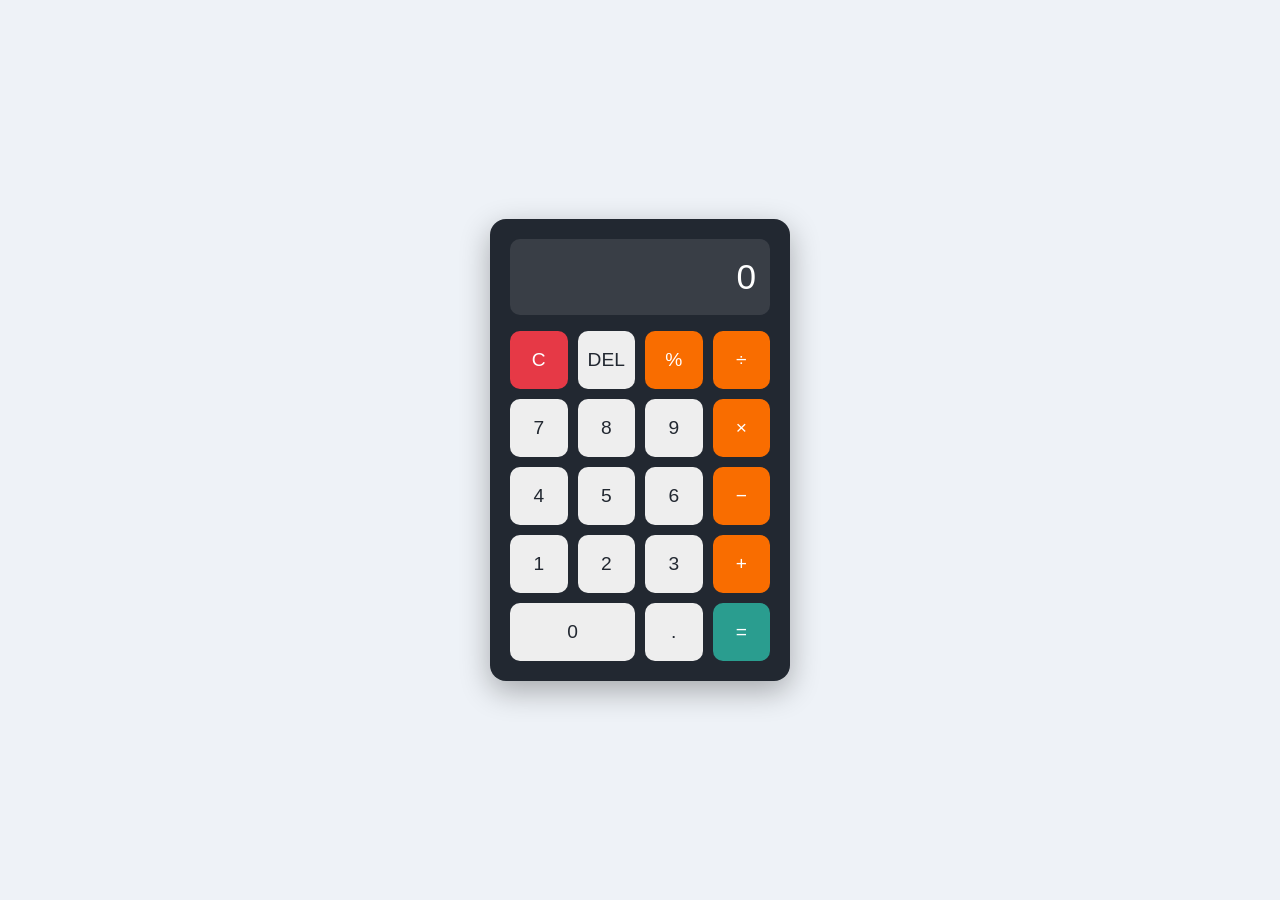
<file: day-006-html-css-calculator/index.html>
<!DOCTYPE html>
<html lang="en">
<head>
  <meta charset="UTF-8">
  <meta name="viewport" content="width=device-width, initial-scale=1.0">
  <title>Simple Calculator</title>
  <link rel="stylesheet" href="style.css">
</head>
<body>
  <main class="calculator">
    <div class="display">0</div>

    <div class="keys">
      <button class="key clear">C</button>
      <button class="key">DEL</button>
      <button class="key operator">%</button>
      <button class="key operator">&divide;</button>

      <button class="key">7</button>
      <button class="key">8</button>
      <button class="key">9</button>
      <button class="key operator">&times;</button>

      <button class="key">4</button>
      <button class="key">5</button>
      <button class="key">6</button>
      <button class="key operator">&minus;</button>

      <button class="key">1</button>
      <button class="key">2</button>
      <button class="key">3</button>
      <button class="key operator">+</button>

      <button class="key zero">0</button>
      <button class="key">.</button>
      <button class="key equals">=</button>
    </div>
  </main>
</body>
</html>
</file>
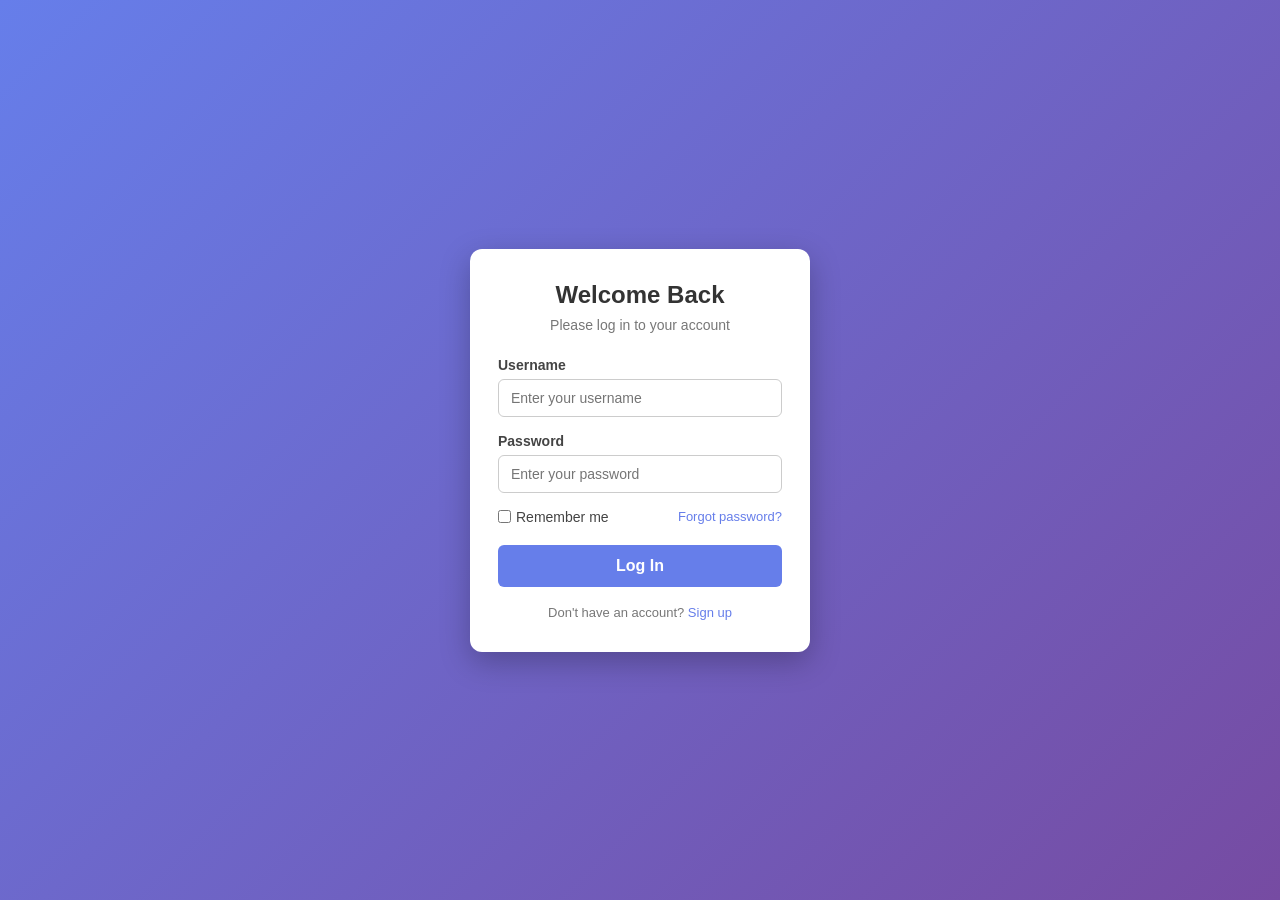
<file: day-009-html-css-login-form/index.html>
<!DOCTYPE html>
<html lang="en">
<head>
    <meta charset="UTF-8">
    <meta name="viewport" content="width=device-width, initial-scale=1.0">
    <title>Login Form</title>
    <link rel="stylesheet" href="style.css">
</head>
<body>
    <div class="login-card">
        <h1>Welcome Back</h1>
        <p class="subtitle">Please log in to your account</p>

        <form action="#" method="post">
            <label for="username">Username</label>
            <input type="text" id="username" name="username"
                   placeholder="Enter your username" required>

            <label for="password">Password</label>
            <input type="password" id="password" name="password"
                   placeholder="Enter your password" required>

            <div class="row">
                <label class="remember">
                    <input type="checkbox" name="remember"> Remember me
                </label>
                <a href="#">Forgot password?</a>
            </div>

            <button type="submit">Log In</button>
        </form>

        <p class="signup">Don't have an account? <a href="#">Sign up</a></p>
    </div>
</body>
</html>
</file>
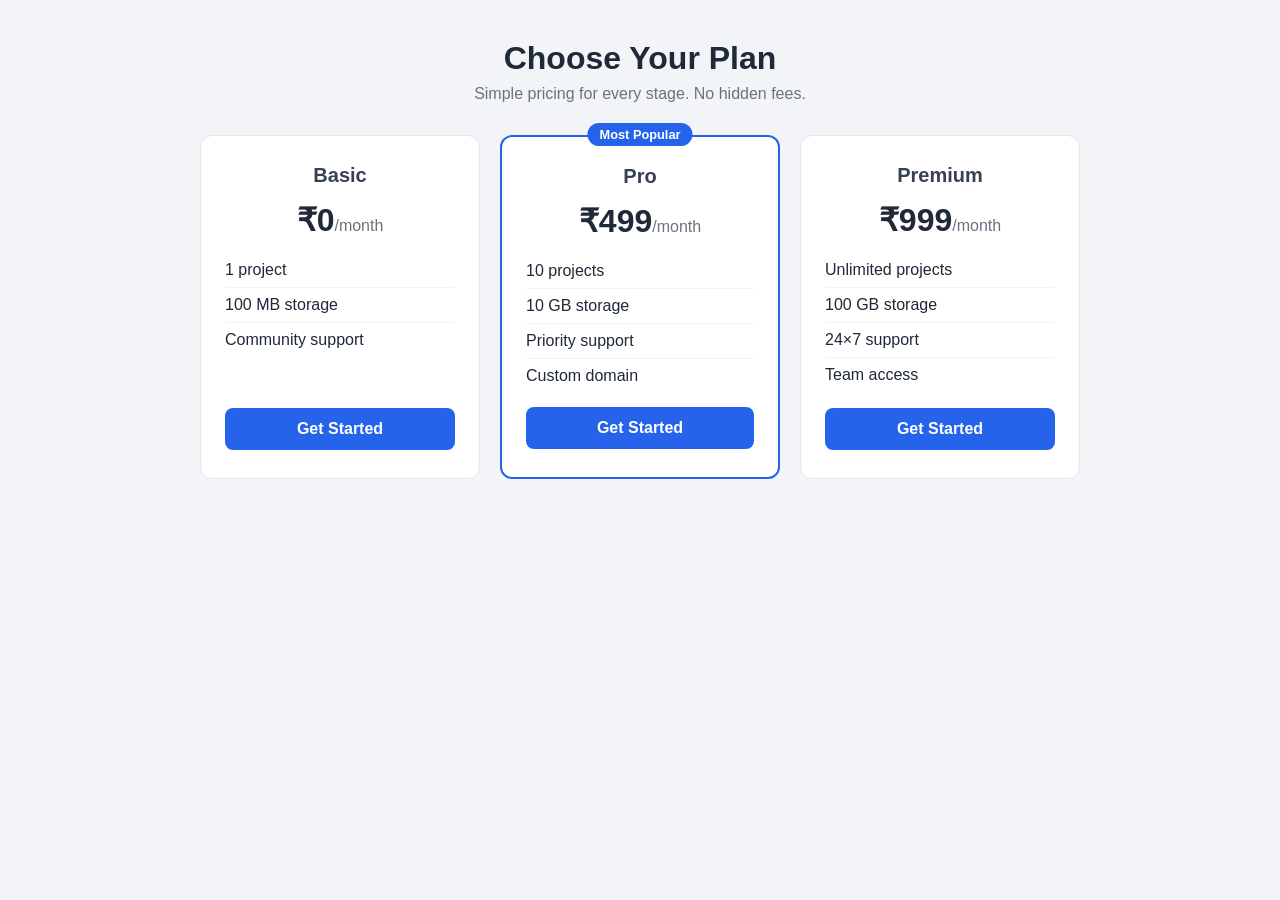
<file: day-012-html-css-pricing-table/index.html>
<!DOCTYPE html>
<html lang="en">
<head>
  <meta charset="UTF-8">
  <meta name="viewport" content="width=device-width, initial-scale=1.0">
  <title>Pricing Plans</title>
  <link rel="stylesheet" href="style.css">
</head>
<body>
  <main class="pricing">
    <h1>Choose Your Plan</h1>
    <p class="subtitle">Simple pricing for every stage. No hidden fees.</p>

    <div class="plans">
      <!-- Basic plan -->
      <section class="plan">
        <h2>Basic</h2>
        <p class="price">&#8377;0<span>/month</span></p>
        <ul>
          <li>1 project</li>
          <li>100 MB storage</li>
          <li>Community support</li>
        </ul>
        <a href="#" class="btn">Get Started</a>
      </section>

      <!-- Pro plan (highlighted) -->
      <section class="plan featured">
        <p class="badge">Most Popular</p>
        <h2>Pro</h2>
        <p class="price">&#8377;499<span>/month</span></p>
        <ul>
          <li>10 projects</li>
          <li>10 GB storage</li>
          <li>Priority support</li>
          <li>Custom domain</li>
        </ul>
        <a href="#" class="btn">Get Started</a>
      </section>

      <!-- Premium plan -->
      <section class="plan">
        <h2>Premium</h2>
        <p class="price">&#8377;999<span>/month</span></p>
        <ul>
          <li>Unlimited projects</li>
          <li>100 GB storage</li>
          <li>24&#215;7 support</li>
          <li>Team access</li>
        </ul>
        <a href="#" class="btn">Get Started</a>
      </section>
    </div>
  </main>
</body>
</html>
</file>
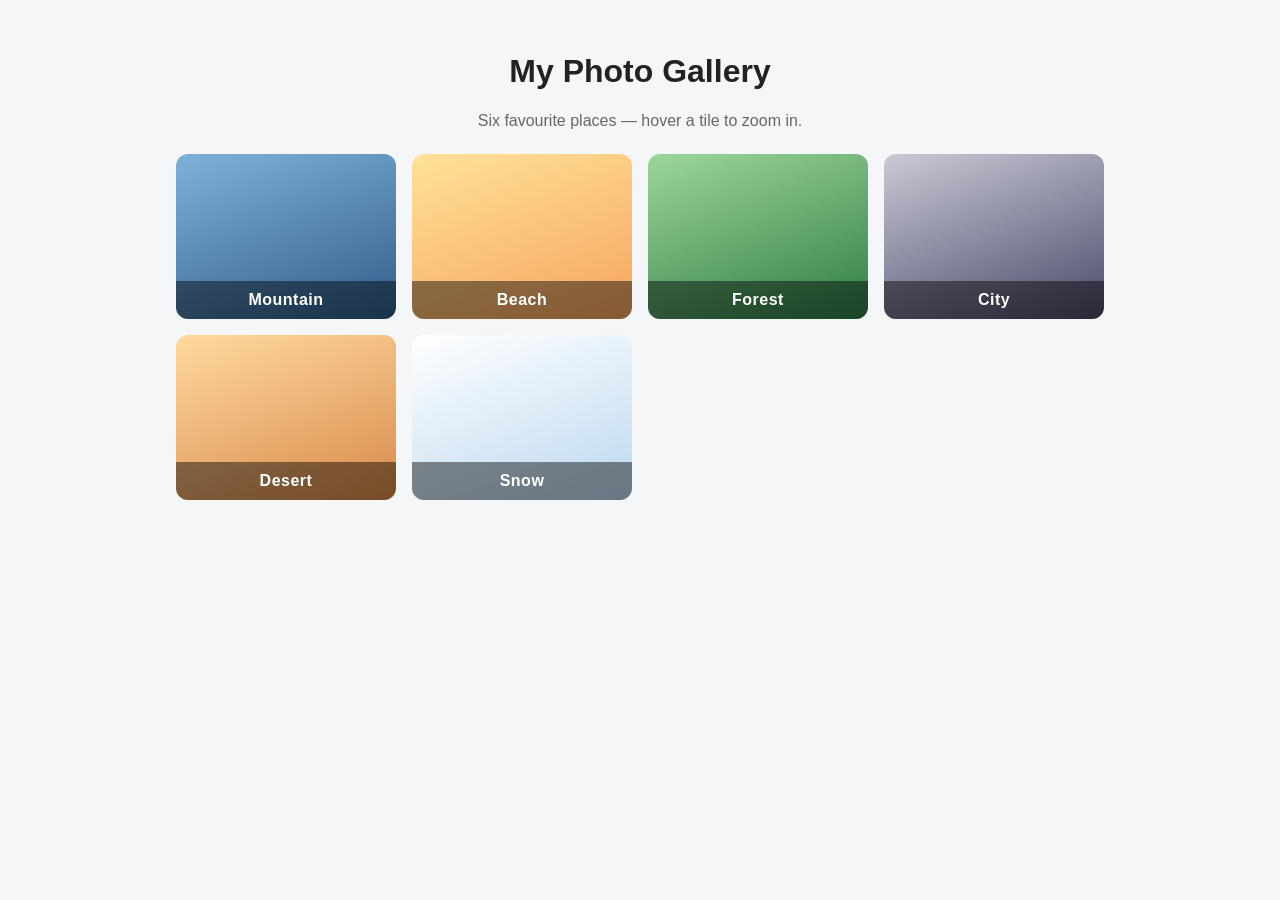
<file: day-015-html-css-photo-gallery/index.html>
<!DOCTYPE html>
<html lang="en">
<head>
  <meta charset="UTF-8">
  <meta name="viewport" content="width=device-width, initial-scale=1.0">
  <title>Photo Gallery</title>
  <link rel="stylesheet" href="style.css">
</head>
<body>
  <main class="gallery-page">
    <h1>My Photo Gallery</h1>
    <p class="subtitle">Six favourite places — hover a tile to zoom in.</p>

    <div class="gallery">
      <!-- Each tile is a CSS gradient placeholder with a caption,
           so the page works fully offline with no image files. -->
      <figure class="tile mountain">
        <figcaption>Mountain</figcaption>
      </figure>

      <figure class="tile beach">
        <figcaption>Beach</figcaption>
      </figure>

      <figure class="tile forest">
        <figcaption>Forest</figcaption>
      </figure>

      <figure class="tile city">
        <figcaption>City</figcaption>
      </figure>

      <figure class="tile desert">
        <figcaption>Desert</figcaption>
      </figure>

      <figure class="tile snow">
        <figcaption>Snow</figcaption>
      </figure>
    </div>
  </main>
</body>
</html>
</file>
<file: day-006-html-css-calculator/style.css>
/* Simple Calculator UI — a static front-end layout.
   The buttons are styled and positioned with CSS Grid;
   there is no JavaScript yet, so the keys do not calculate.
   (Adding the logic with JS would be a natural next step.) */

* {
  box-sizing: border-box;
  margin: 0;
  padding: 0;
}

body {
  min-height: 100vh;
  display: flex;
  align-items: center;
  justify-content: center;
  background: #eef2f7;
  font-family: Arial, Helvetica, sans-serif;
}

.calculator {
  width: 300px;
  background: #222831;
  border-radius: 16px;
  padding: 20px;
  box-shadow: 0 10px 30px rgba(0, 0, 0, 0.3);
}

/* The result display at the top. */
.display {
  background: #393e46;
  color: #ffffff;
  font-size: 2.2rem;
  text-align: right;
  padding: 18px 14px;
  border-radius: 10px;
  margin-bottom: 16px;
  overflow: hidden;
}

/* 4-column grid for the keypad. */
.keys {
  display: grid;
  grid-template-columns: repeat(4, 1fr);
  gap: 10px;
}

.key {
  border: none;
  border-radius: 10px;
  padding: 18px 0;
  font-size: 1.2rem;
  background: #eeeeee;
  color: #222831;
  cursor: pointer;
  transition: transform 0.08s ease, background 0.15s ease;
}

/* A small press effect when a key is clicked. */
.key:hover {
  background: #d6d6d6;
}

.key:active {
  transform: scale(0.94);
}

/* Operators stand out in orange. */
.operator {
  background: #f96d00;
  color: #ffffff;
}

.operator:hover {
  background: #e06200;
}

/* The clear key is red, the equals key is green. */
.clear {
  background: #e63946;
  color: #ffffff;
}

.clear:hover {
  background: #c92f3d;
}

.equals {
  background: #2a9d8f;
  color: #ffffff;
}

.equals:hover {
  background: #24897e;
}

/* The 0 key spans two columns, like on a real calculator. */
.zero {
  grid-column: span 2;
}
</file>
<file: day-009-html-css-login-form/style.css>
/* Login Form — styles */

* {
    margin: 0;
    padding: 0;
    box-sizing: border-box;
    font-family: Arial, Helvetica, sans-serif;
}

body {
    min-height: 100vh;
    display: flex;
    justify-content: center;
    align-items: center;
    background: linear-gradient(135deg, #667eea, #764ba2);
}

.login-card {
    background: #ffffff;
    width: 340px;
    padding: 32px 28px;
    border-radius: 12px;
    box-shadow: 0 10px 30px rgba(0, 0, 0, 0.25);
}

.login-card h1 {
    font-size: 24px;
    color: #333333;
    text-align: center;
}

.subtitle {
    font-size: 14px;
    color: #777777;
    text-align: center;
    margin: 8px 0 24px;
}

form label {
    display: block;
    font-size: 14px;
    font-weight: bold;
    color: #444444;
    margin-bottom: 6px;
}

form input[type="text"],
form input[type="password"] {
    width: 100%;
    padding: 10px 12px;
    margin-bottom: 16px;
    border: 1px solid #cccccc;
    border-radius: 6px;
    font-size: 14px;
}

form input[type="text"]:focus,
form input[type="password"]:focus {
    outline: none;
    border-color: #667eea;
    box-shadow: 0 0 0 2px rgba(102, 126, 234, 0.25);
}

.row {
    display: flex;
    justify-content: space-between;
    align-items: center;
    margin-bottom: 20px;
    font-size: 13px;
}

.remember {
    display: flex;
    align-items: center;
    gap: 5px;
    font-weight: normal;
    margin-bottom: 0;
}

.row a,
.signup a {
    color: #667eea;
    text-decoration: none;
}

.row a:hover,
.signup a:hover {
    text-decoration: underline;
}

button {
    width: 100%;
    padding: 12px;
    border: none;
    border-radius: 6px;
    background: #667eea;
    color: #ffffff;
    font-size: 16px;
    font-weight: bold;
    cursor: pointer;
}

button:hover {
    background: #5568d3;
}

.signup {
    margin-top: 18px;
    font-size: 13px;
    color: #777777;
    text-align: center;
}
</file>
<file: day-012-html-css-pricing-table/style.css>
/* Pricing Table — pure CSS layout, no JavaScript */

* {
  box-sizing: border-box;
  margin: 0;
  padding: 0;
}

body {
  font-family: Arial, Helvetica, sans-serif;
  background: #f2f4f7;
  color: #1f2937;
  padding: 40px 16px;
}

.pricing {
  max-width: 960px;
  margin: 0 auto;
  text-align: center;
}

h1 {
  font-size: 2rem;
  margin-bottom: 8px;
}

.subtitle {
  color: #6b7280;
  margin-bottom: 32px;
}

/* The three cards sit side by side with Flexbox */
.plans {
  display: flex;
  gap: 20px;
  justify-content: center;
  align-items: stretch;
  flex-wrap: wrap;
}

.plan {
  background: #ffffff;
  border: 1px solid #e5e7eb;
  border-radius: 12px;
  padding: 28px 24px;
  width: 280px;
  display: flex;
  flex-direction: column;
  gap: 14px;
  transition: transform 0.2s ease, box-shadow 0.2s ease;
}

.plan:hover {
  transform: translateY(-6px);
  box-shadow: 0 12px 24px rgba(0, 0, 0, 0.12);
}

.plan h2 {
  font-size: 1.25rem;
  color: #374151;
}

.price {
  font-size: 2rem;
  font-weight: bold;
}

.price span {
  font-size: 1rem;
  font-weight: normal;
  color: #6b7280;
}

.plan ul {
  list-style: none;
  text-align: left;
  flex-grow: 1;
}

.plan li {
  padding: 8px 0;
  border-bottom: 1px solid #f3f4f6;
}

.plan li:last-child {
  border-bottom: none;
}

/* Button */
.btn {
  display: inline-block;
  text-decoration: none;
  background: #2563eb;
  color: #ffffff;
  padding: 12px 24px;
  border-radius: 8px;
  font-weight: bold;
}

.btn:hover {
  background: #1d4ed8;
}

/* Highlighted middle plan */
.featured {
  border: 2px solid #2563eb;
  position: relative;
}

.badge {
  background: #2563eb;
  color: #ffffff;
  font-size: 0.8rem;
  font-weight: bold;
  padding: 4px 12px;
  border-radius: 999px;
  position: absolute;
  top: -14px;
  left: 50%;
  transform: translateX(-50%);
}

/* Stack the cards on small screens */
@media (max-width: 640px) {
  .plans {
    flex-direction: column;
    align-items: center;
  }
}
</file>
<file: day-015-html-css-photo-gallery/style.css>
/* Photo Gallery — pure HTML/CSS, no JavaScript. */

* {
  box-sizing: border-box;
}

body {
  margin: 0;
  font-family: Arial, Helvetica, sans-serif;
  background: #f4f6f8;
  color: #222;
}

.gallery-page {
  max-width: 960px;
  margin: 0 auto;
  padding: 32px 16px;
  text-align: center;
}

.subtitle {
  color: #666;
  margin-bottom: 24px;
}

/* CSS Grid: as many columns as fit, each at least 220px wide. */
.gallery {
  display: grid;
  grid-template-columns: repeat(auto-fit, minmax(220px, 1fr));
  gap: 16px;
}

.tile {
  margin: 0;
  aspect-ratio: 4 / 3;
  border-radius: 12px;
  display: flex;
  align-items: flex-end;
  justify-content: center;
  overflow: hidden;
  transition: transform 0.3s ease, box-shadow 0.3s ease;
}

.tile figcaption {
  width: 100%;
  padding: 10px;
  background: rgba(0, 0, 0, 0.45);
  color: #fff;
  font-weight: bold;
  letter-spacing: 0.5px;
}

/* Hover: tile lifts and zooms slightly. */
.tile:hover {
  transform: scale(1.04);
  box-shadow: 0 10px 24px rgba(0, 0, 0, 0.25);
}

/* Gradient "photos" — one per place, no image files needed. */
.mountain { background: linear-gradient(160deg, #7fb2d9, #2f5d8a); }
.beach    { background: linear-gradient(160deg, #ffe29a, #f6a45c); }
.forest   { background: linear-gradient(160deg, #9ed69a, #2e7d46); }
.city     { background: linear-gradient(160deg, #c9c9d6, #4a4a6a); }
.desert   { background: linear-gradient(160deg, #ffd9a0, #d98a4a); }
.snow     { background: linear-gradient(160deg, #ffffff, #bcd8f0); }

/* Small screens: single column, tighter padding. */
@media (max-width: 520px) {
  .gallery {
    grid-template-columns: 1fr;
  }

  .gallery-page {
    padding: 20px 12px;
  }
}
</file>
